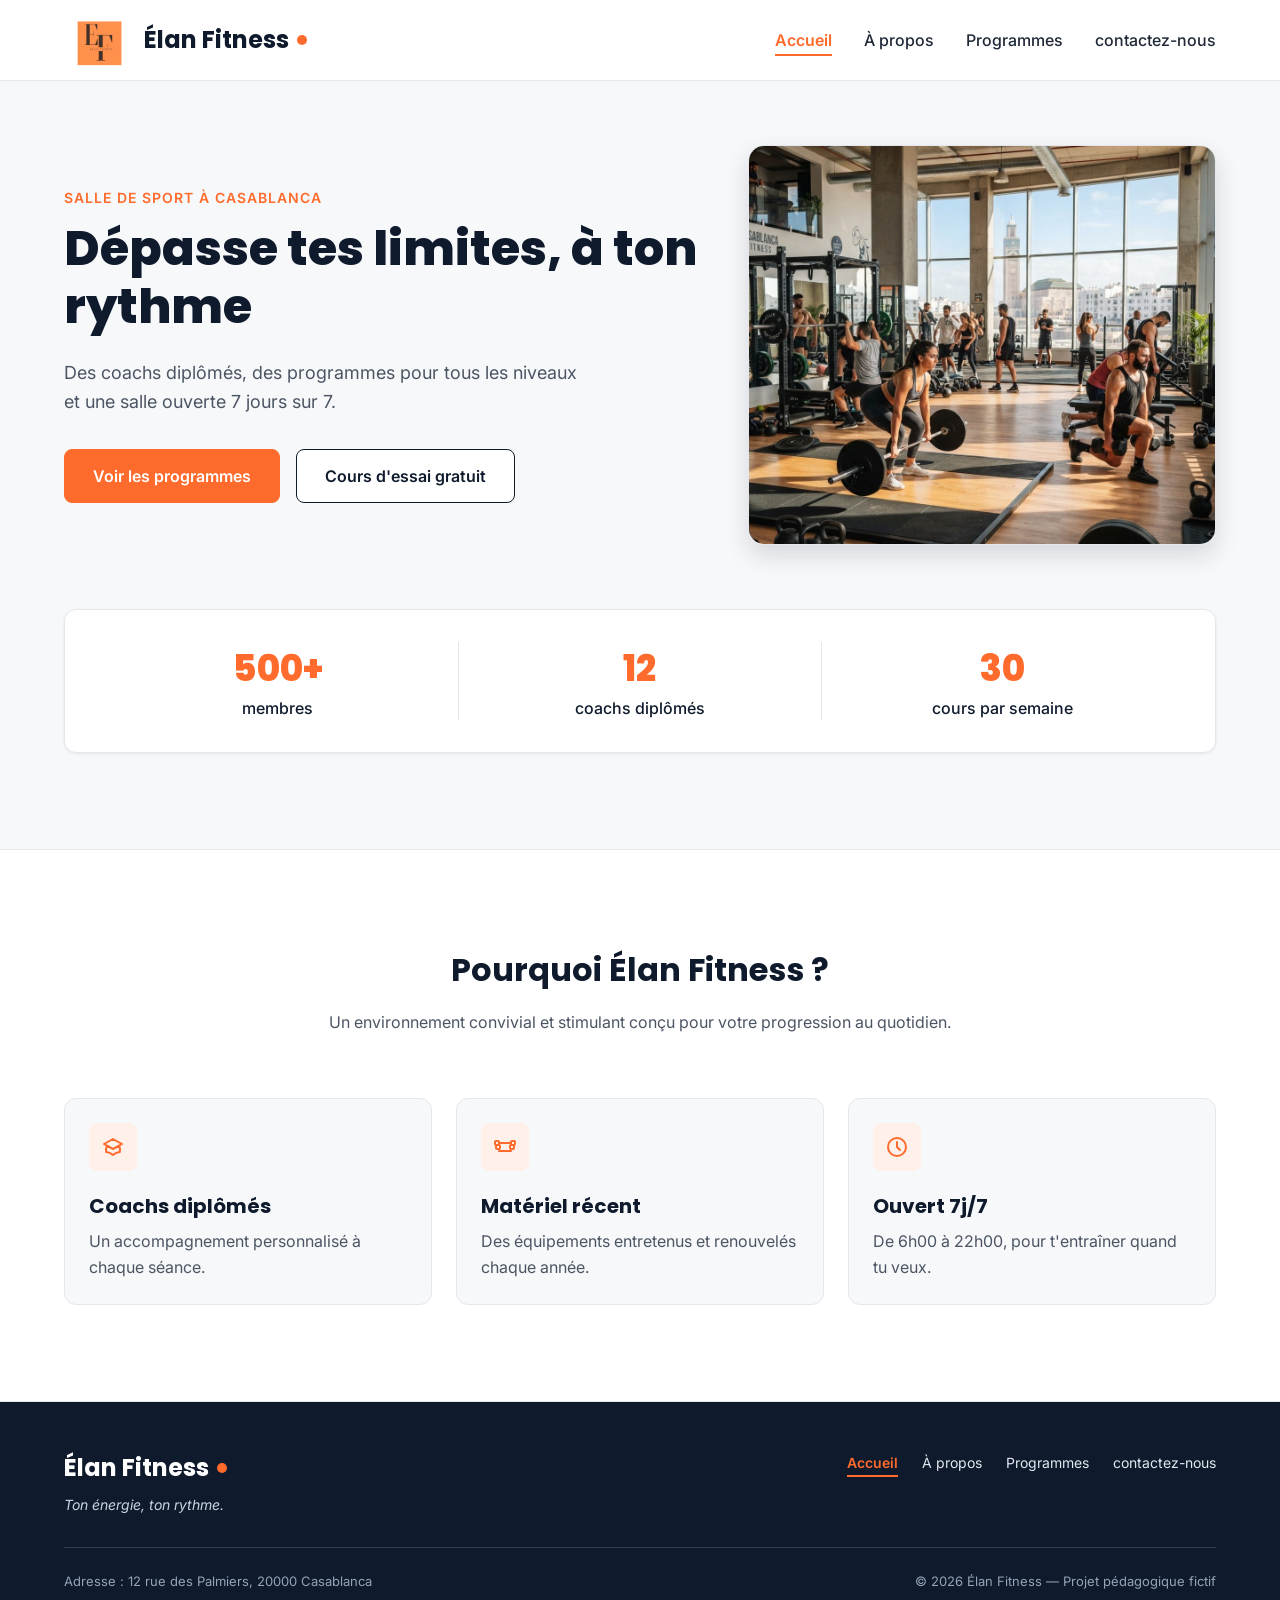
<file: index.html>
<!DOCTYPE html>
<html lang="fr">
<head>
  <meta charset="UTF-8">
  <meta name="viewport" content="width=device-width, initial-scale=1">
  <meta name="description" content="Élan Fitness, salle de sport à Casablanca : musculation, yoga, cardio et boxe fitness avec des coachs diplômés. Réservez votre cours d'essai gratuit.">
  <title>Élan Fitness | Salle de sport à Casablanca</title>
  <link rel="icon" type="image/png" href="./img/Black White Minimalist Professional Initial Logo (1).png" />
  <link rel="preconnect" href="https://fonts.googleapis.com">
  <link rel="preconnect" href="https://fonts.gstatic.com" crossorigin>
  <link href="https://fonts.googleapis.com/css2?family=Inter:wght@400;500;600&family=Poppins:wght@600;700;800&display=swap" rel="stylesheet">

  <link rel="stylesheet" href="./style.css">
</head>
<body>

  <header class="en-tete">
    <div class="conteneur en-tete-contenu">
      <a href="index.html" class="logo"><img src="./img/Black White Minimalist Professional Initial Logo (1).png" width="80px" height="80px">Élan Fitness</a>

      <nav aria-label="Navigation principale">
        <ul class="menu">
          <li><a href="./index.html" class="lien-actif">Accueil</a></li>
          <li><a href="./A_propos.html">À propos</a></li>
          <li><a href="./Programmes.html">Programmes</a></li>
          <li><a href="./contactez-nous.html">contactez-nous</a></li>
        </ul>
      </nav>
    </div>
  </header>

  <main>

    <section id="accueil" class="hero">
      <div class="conteneur">

        <div class="hero-contenu">
          <div class="hero-texte">
            <p class="sur-titre">Salle de sport à Casablanca</p>
            <h1>Dépasse tes limites, à ton rythme</h1>
            <p class="hero-description">
              Des coachs diplômés, des programmes pour tous les niveaux et une salle ouverte 7 jours sur 7.
            </p>
            <div class="boutons">
              <a href="#programmes" class="bouton bouton-principal">Voir les programmes</a>
              <a href="#contact" class="bouton bouton-secondaire">Cours d'essai gratuit</a>
            </div>
          </div>

          <img class="hero-image" src="img/hero.jpg" alt="Des personnes s'entraînent dans une salle de sport lumineuse à Casablanca">
        </div>

        <div class="chiffres">
          <div class="chiffre">
            <p class="chiffre-nombre">500+</p>
            <p>membres</p>
          </div>
          <div class="chiffre">
            <p class="chiffre-nombre">12</p>
            <p>coachs diplômés</p>
          </div>
          <div class="chiffre">
            <p class="chiffre-nombre">30</p>
            <p>cours par semaine</p>
          </div>
        </div>

      </div>
    </section>

    <section class="section section-blanche">
      <div class="conteneur">

        <div class="section-titre">
          <h2>Pourquoi Élan Fitness ?</h2>
          <p>Un environnement convivial et stimulant conçu pour votre progression au quotidien.</p>
        </div>

        <div class="cartes">
          <article class="carte carte-avantage">
            <div class="icone"><img src="img/icone-coach.svg" alt=""></div>
            <h3>Coachs diplômés</h3>
            <p>Un accompagnement personnalisé à chaque séance.</p>
          </article>

          <article class="carte carte-avantage">
            <div class="icone"><img src="img/icone-materiel.svg" alt=""></div>
            <h3>Matériel récent</h3>
            <p>Des équipements entretenus et renouvelés chaque année.</p>
          </article>

          <article class="carte carte-avantage">
            <div class="icone"><img src="img/icone-horloge.svg" alt=""></div>
            <h3>Ouvert 7j/7</h3>
            <p>De 6h00 à 22h00, pour t'entraîner quand tu veux.</p>
          </article>
        </div>

      </div>
    </section>
     <footer class="pied-de-page">
    <div class="conteneur">

      <div class="pied-haut">
        <div>
          <p class="logo logo-clair">Élan Fitness</p>
          <p class="slogan">Ton énergie, ton rythme.</p>
        </div>

        <nav aria-label="Navigation du pied de page">
          <ul class="menu menu-pied">
            <li><a href="./index.html"class="lien-actif">Accueil</a></li>
            <li><a href="./A_propos.html">À propos</a></li>
            <li><a href="./Programmes.html">Programmes</a></li>
            <li><a href="./contactez-nous.html">contactez-nous</a></li>
          </ul>
        </nav>
      </div>

      <div class="pied-bas">
        <p>Adresse : 12 rue des Palmiers, 20000 Casablanca</p>
        <p>&copy; 2026 Élan Fitness — Projet pédagogique fictif</p>
      </div>

    </div>
  </footer>

</body>
</html>
</file>
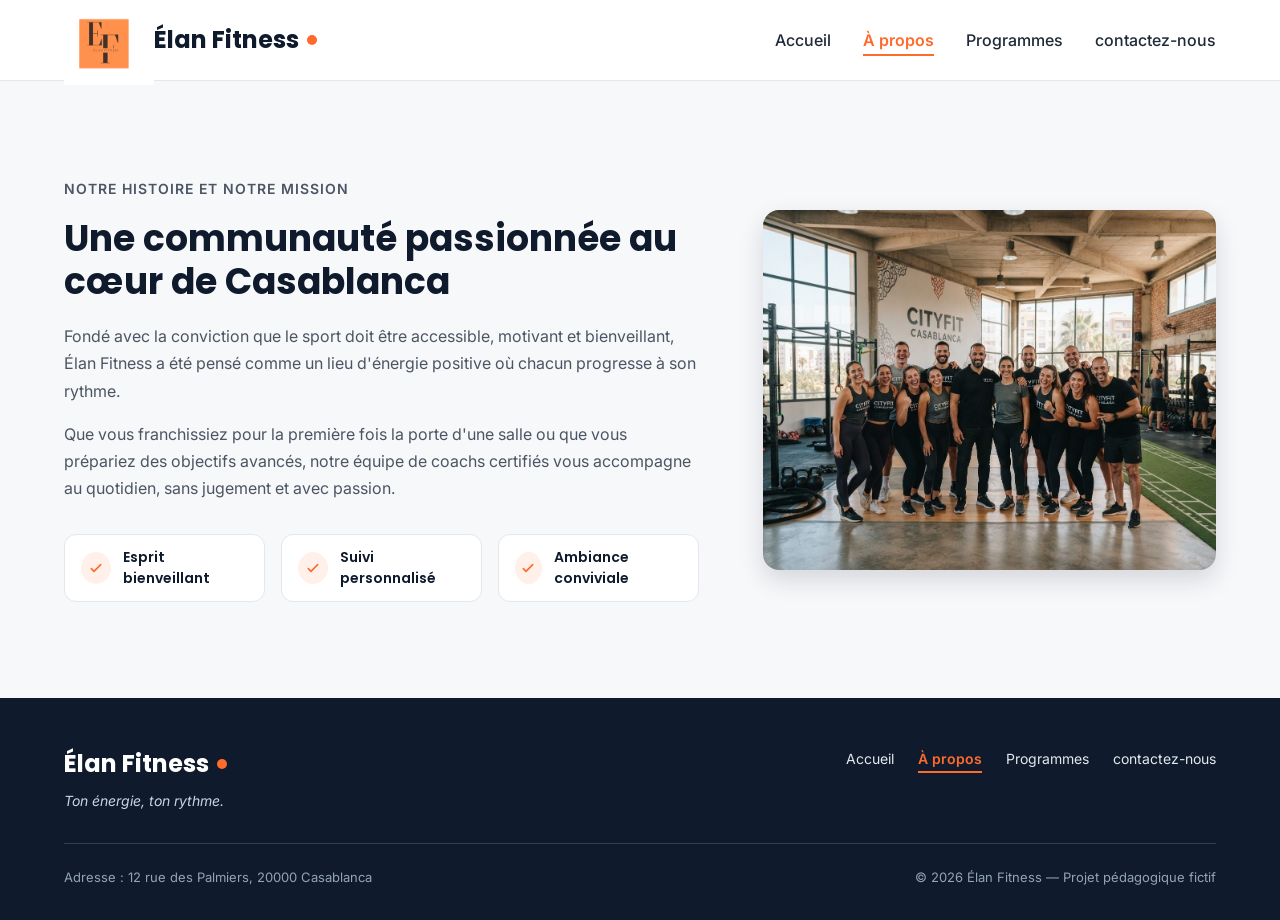
<file: A_propos.html>
<!DOCTYPE html>
<html lang="fr">
 <head>
  <meta charset="UTF-8">
  <meta name="viewport" content="width=device-width, initial-scale=1">
  <meta name="description" content="Élan Fitness, salle de sport à Casablanca : musculation, yoga, cardio et boxe fitness avec des coachs diplômés. Réservez votre cours d'essai gratuit.">
  <title>Élan Fitness | Salle de sport à Casablanca</title>
   <link rel="icon" type="image/png" href="./img/Black White Minimalist Professional Initial Logo (1).png" />
  <link rel="preconnect" href="https://fonts.googleapis.com">
  <link rel="preconnect" href="https://fonts.gstatic.com" crossorigin>
  <link href="https://fonts.googleapis.com/css2?family=Inter:wght@400;500;600&family=Poppins:wght@600;700;800&display=swap" rel="stylesheet">

  <link rel="stylesheet" href="./style.css">
 </head>
 <body>

  <header class="en-tete">
    <div class="conteneur en-tete-contenu">
      <a href="i" class="logo"><img src="./img/Black White Minimalist Professional Initial Logo (1).png" width="90px" height="90px">Élan Fitness</a>

      <nav aria-label="Navigation principale">
        <ul class="menu">
          <li><a href="./index.html" >Accueil</a></li>
          <li><a href="./A_propos.html" class="lien-actif">À propos</a></li>
          <li><a href="./Programmes.html">Programmes</a></li>
          <li><a href="./contactez-nous.html">contactez-nous</a></li>
        </ul>
      </nav>
    </div>
  </header>
  <section id="a-propos" class="section">
      <div class="conteneur apropos-contenu">

        <div class="apropos-texte">
          <p class="sur-titre">Notre histoire et notre mission</p>
          <h2>Une communauté passionnée au cœur de Casablanca</h2>
          <p>
            Fondé avec la conviction que le sport doit être accessible, motivant et bienveillant,
            Élan Fitness a été pensé comme un lieu d'énergie positive où chacun progresse à son rythme.
          </p>
          <p>
            Que vous franchissiez pour la première fois la porte d'une salle ou que vous prépariez des
            objectifs avancés, notre équipe de coachs certifiés vous accompagne au quotidien, sans
            jugement et avec passion.
          </p>

          <ul class="valeurs">
            <li class="valeur">
              <div class="icone icone-petite"><img src="img/icone-check.svg" alt=""></div>
              <span>Esprit bienveillant</span>
            </li>
            <li class="valeur">
              <div class="icone icone-petite"><img src="img/icone-check.svg" alt=""></div>
              <span>Suivi personnalisé</span>
            </li>
            <li class="valeur">
              <div class="icone icone-petite"><img src="img/icone-check.svg" alt=""></div>
              <span>Ambiance conviviale</span>
            </li>
          </ul>
        </div>

        <img class="apropos-image" src="img/equipe.jpg" alt="L'équipe de coachs d'Élan Fitness réunie dans la salle">

      </div>
    </section>
     <footer class="pied-de-page">
    <div class="conteneur">

      <div class="pied-haut">
        <div>
          <p class="logo logo-clair">Élan Fitness</p>
          <p class="slogan">Ton énergie, ton rythme.</p>
        </div>

        <nav aria-label="Navigation du pied de page">
          <ul class="menu menu-pied">
            <li><a href="./index.html">Accueil</a></li>
            <li><a href="./A_propos.html" class="lien-actif">À propos</a></li>
            <li><a href="./Programmes.html">Programmes</a></li>
            <li><a href="./contactez-nous.html">contactez-nous</a></li>
          </ul>
        </nav>
      </div>

      <div class="pied-bas">
        <p>Adresse : 12 rue des Palmiers, 20000 Casablanca</p>
        <p>&copy; 2026 Élan Fitness — Projet pédagogique fictif</p>
      </div>

    </div>
  </footer>

</body>
</html>
</file>
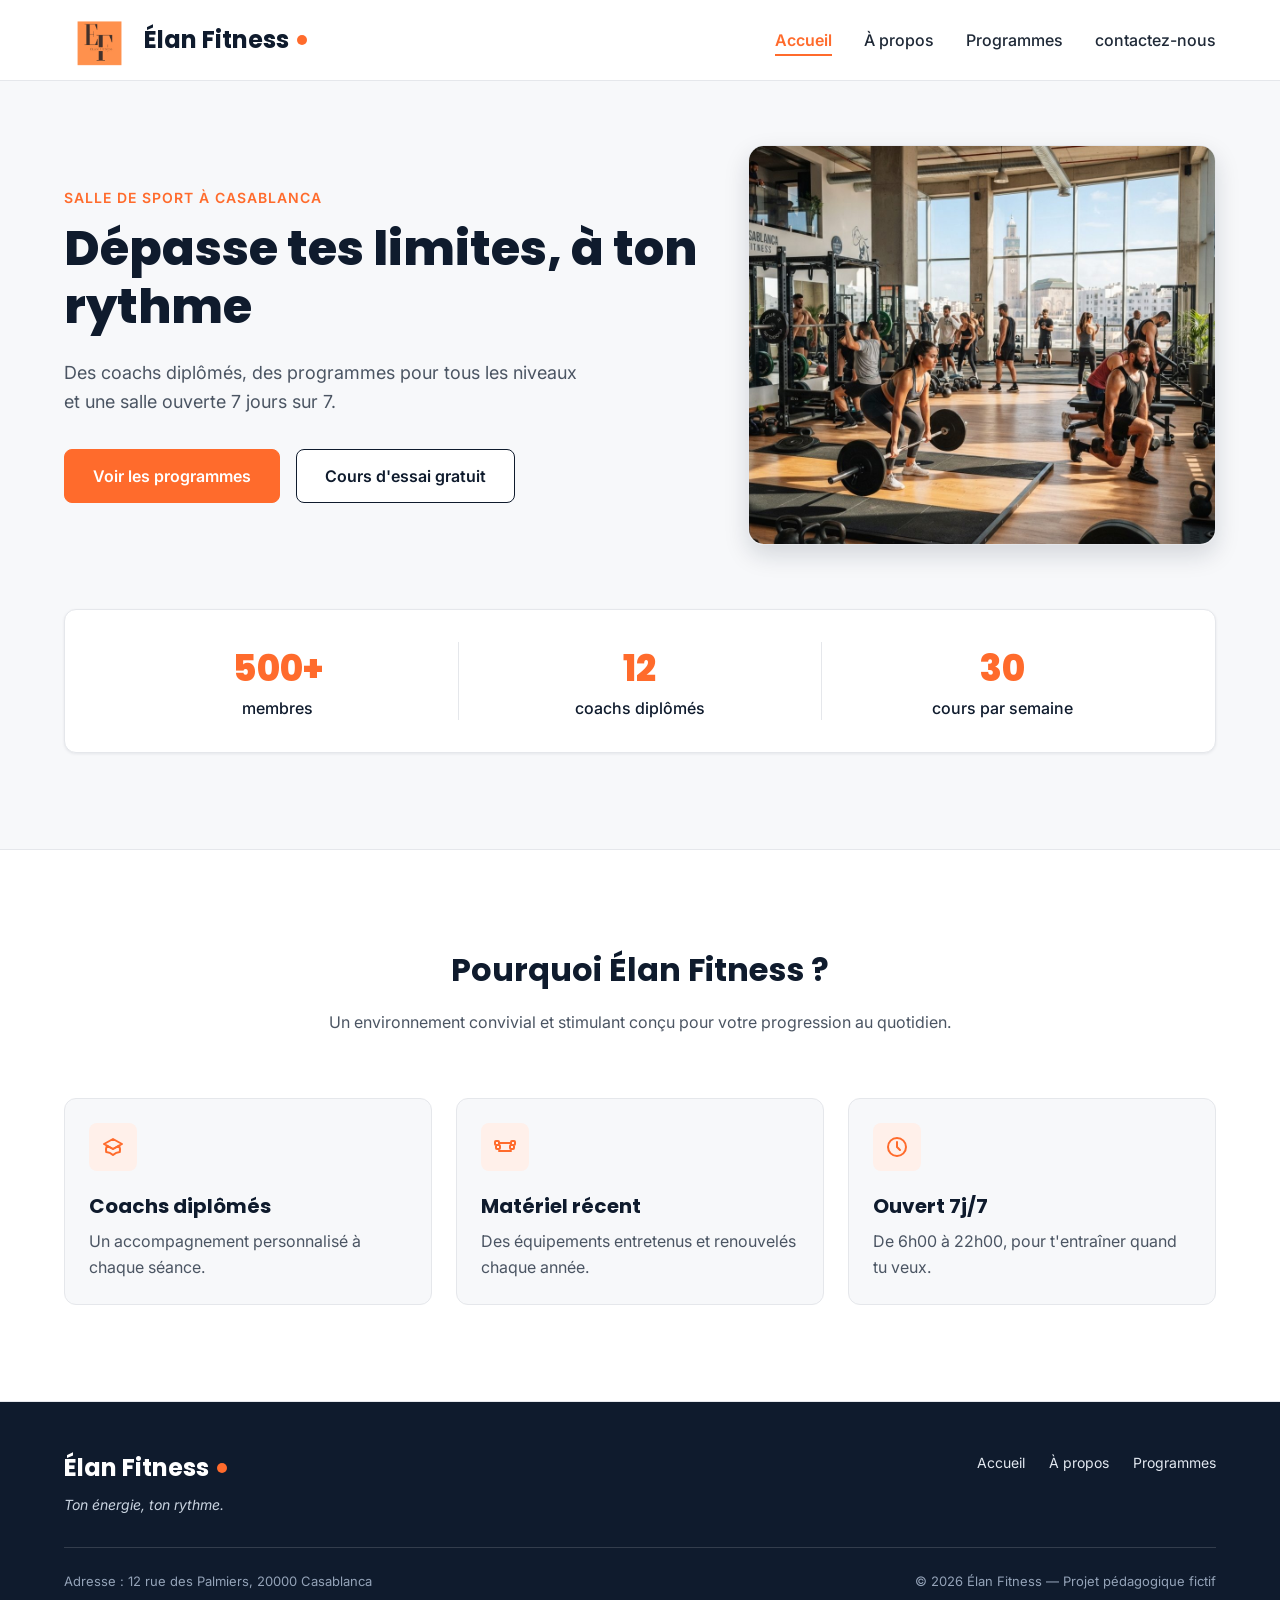
<file: Accueil.html>
<!DOCTYPE html>
<html lang="fr">
<head>
  <meta charset="UTF-8">
  <meta name="viewport" content="width=device-width, initial-scale=1">
  <meta name="description" content="Élan Fitness, salle de sport à Casablanca : musculation, yoga, cardio et boxe fitness avec des coachs diplômés. Réservez votre cours d'essai gratuit.">
  <title>Élan Fitness | Salle de sport à Casablanca</title>
  <link rel="icon" type="image/png" href="./img/Black White Minimalist Professional Initial Logo (1).png" />
  <link rel="preconnect" href="https://fonts.googleapis.com">
  <link rel="preconnect" href="https://fonts.gstatic.com" crossorigin>
  <link href="https://fonts.googleapis.com/css2?family=Inter:wght@400;500;600&family=Poppins:wght@600;700;800&display=swap" rel="stylesheet">

  <link rel="stylesheet" href="./style.css">
</head>
<body>

  <header class="en-tete">
    <div class="conteneur en-tete-contenu">
      <a href="#accueil" class="logo"><img src="./img/Black White Minimalist Professional Initial Logo (1).png" width="80px" height="80px">Élan Fitness</a>

      <nav aria-label="Navigation principale">
        <ul class="menu">
          <li><a href="#accueil" class="lien-actif">Accueil</a></li>
          <li><a href="./A_propos.html">À propos</a></li>
          <li><a href="./Programmes.html">Programmes</a></li>
          <li><a href="./contactez-nous.html">contactez-nous</a></li>
        </ul>
      </nav>
    </div>
  </header>

  <main>

    <section id="accueil" class="hero">
      <div class="conteneur">

        <div class="hero-contenu">
          <div class="hero-texte">
            <p class="sur-titre">Salle de sport à Casablanca</p>
            <h1>Dépasse tes limites, à ton rythme</h1>
            <p class="hero-description">
              Des coachs diplômés, des programmes pour tous les niveaux et une salle ouverte 7 jours sur 7.
            </p>
            <div class="boutons">
              <a href="#programmes" class="bouton bouton-principal">Voir les programmes</a>
              <a href="#contact" class="bouton bouton-secondaire">Cours d'essai gratuit</a>
            </div>
          </div>

          <img class="hero-image" src="img/hero.jpg" alt="Des personnes s'entraînent dans une salle de sport lumineuse à Casablanca">
        </div>

        <div class="chiffres">
          <div class="chiffre">
            <p class="chiffre-nombre">500+</p>
            <p>membres</p>
          </div>
          <div class="chiffre">
            <p class="chiffre-nombre">12</p>
            <p>coachs diplômés</p>
          </div>
          <div class="chiffre">
            <p class="chiffre-nombre">30</p>
            <p>cours par semaine</p>
          </div>
        </div>

      </div>
    </section>

    <section class="section section-blanche">
      <div class="conteneur">

        <div class="section-titre">
          <h2>Pourquoi Élan Fitness ?</h2>
          <p>Un environnement convivial et stimulant conçu pour votre progression au quotidien.</p>
        </div>

        <div class="cartes">
          <article class="carte carte-avantage">
            <div class="icone"><img src="img/icone-coach.svg" alt=""></div>
            <h3>Coachs diplômés</h3>
            <p>Un accompagnement personnalisé à chaque séance.</p>
          </article>

          <article class="carte carte-avantage">
            <div class="icone"><img src="img/icone-materiel.svg" alt=""></div>
            <h3>Matériel récent</h3>
            <p>Des équipements entretenus et renouvelés chaque année.</p>
          </article>

          <article class="carte carte-avantage">
            <div class="icone"><img src="img/icone-horloge.svg" alt=""></div>
            <h3>Ouvert 7j/7</h3>
            <p>De 6h00 à 22h00, pour t'entraîner quand tu veux.</p>
          </article>
        </div>

      </div>
    </section>
     <footer class="pied-de-page">
    <div class="conteneur">

      <div class="pied-haut">
        <div>
          <p class="logo logo-clair">Élan Fitness</p>
          <p class="slogan">Ton énergie, ton rythme.</p>
        </div>

        <nav aria-label="Navigation du pied de page">
          <ul class="menu menu-pied">
            <li><a href="#accueil">Accueil</a></li>
            <li><a href="#a-propos">À propos</a></li>
            <li><a href="#programmes">Programmes</a></li>
          </ul>
        </nav>
      </div>

      <div class="pied-bas">
        <p>Adresse : 12 rue des Palmiers, 20000 Casablanca</p>
        <p>&copy; 2026 Élan Fitness — Projet pédagogique fictif</p>
      </div>

    </div>
  </footer>

</body>
</html>
</file>
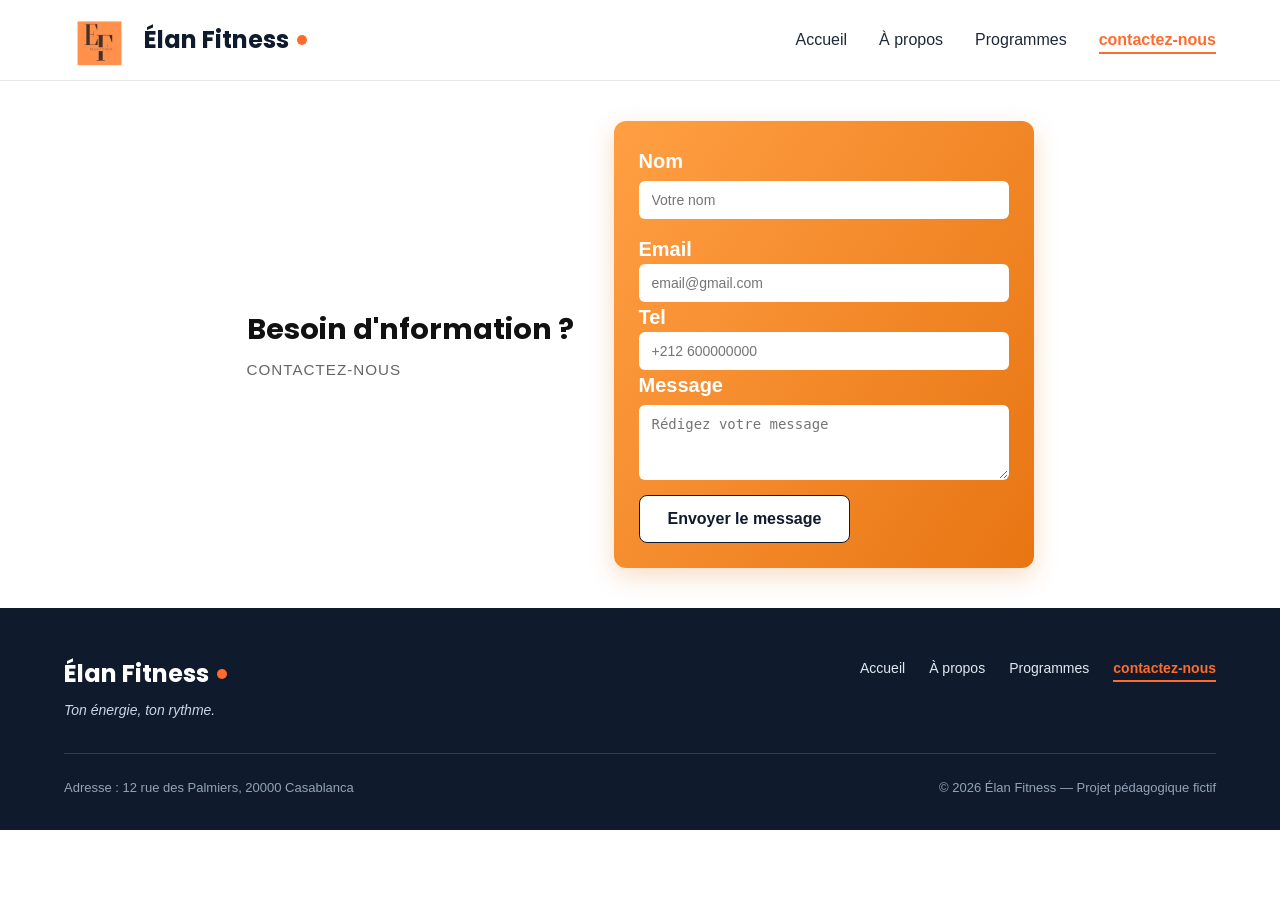
<file: contactez-nous.html>
<!DOCTYPE html>
<html lang="fr">
  <head>
  <meta charset="UTF-8">
  <meta name="viewport" content="width=device-width, initial-scale=1">
  <meta name="description" content="Élan Fitness, salle de sport à Casablanca : musculation, yoga, cardio et boxe fitness avec des coachs diplômés. Réservez votre cours d'essai gratuit.">
  <title>Élan Fitness | Salle de sport à Casablanca</title>
  <link rel="icon" type="image/png" href="./img/Black White Minimalist Professional Initial Logo (1).png" />
  <link rel="preconnect" href="https://fonts.googleapis.com">
  <link rel="preconnect" href="https://fonts.gstatic.com" crossorigin>
  <link href="https://fonts.googleapis.com/css2?family=Inter:wght@400;500;600&family=Poppins:wght@600;700;800&display=swap" rel="stylesheet">
  <link rel="stylesheet" href="./style.css">
  <link rel="stylesheet" href="./contact.css">
  </head>
  <body>

  <header class="en-tete">
    <div class="conteneur en-tete-contenu">
      <a href="index.html" class="logo"><img src="./img/Black White Minimalist Professional Initial Logo (1).png" width="80px" height="80px">Élan Fitness</a>

      <nav aria-label="Navigation principale">
        <ul class="menu">
          <li><a href="./index.html">Accueil</a></li>
          <li><a href="./A_propos.html">À propos</a></li>
          <li><a href="./Programmes.html">Programmes</a></li>
           <li><a href="./contactez-nous.html" class="lien-actif">contactez-nous</a></li>
        </ul>
      </nav>
    </div>
  </header>
  <main>
    <section class="contact">
        <div class="contact-text">
            <h1>Besoin d'nformation ?</h1>
            <p>contactez-nous</p>
        </div>
        <form class="contact-form">
      <div class="form-group">
        <label for="nom">Nom</label>
        <input type="text" id="nom" placeholder="Votre nom" required>
      </div>
        <div>
            <label for="email">Email</label>
            <input type ="email" id = "email" placeholder="email@gmail.com">
        </div>
        <div>
            <label for="tel">Tel</label>
            <input type ="tel" id = "tel" placeholder="+212 600000000">
        </div>
        <div class = "form-group">
            <label for = "message">Message</label>
            <textarea id ="message" placeholder="Rédigez votre message"></textarea>
        </div>
         <button class="bouton bouton-secondaire" type="sumbit"> Envoyer le message</button>
    </section>
  </main>
  <footer class="pied-de-page">
    <div class="conteneur">

      <div class="pied-haut">
        <div>
          <p class="logo logo-clair">Élan Fitness</p>
          <p class="slogan">Ton énergie, ton rythme.</p>
        </div>

        <nav aria-label="Navigation du pied de page">
          <ul class="menu menu-pied">
            <li><a href="./index.html">Accueil</a></li>
            <li><a href="./A_propos.html">À propos</a></li>
            <li><a href="./Programmes.html">Programmes</a></li>
            <li><a href="./contactez-nous.html" class="lien-actif">contactez-nous</a></li>
          </ul>
        </nav>
      </div>

      <div class="pied-bas">
        <p>Adresse : 12 rue des Palmiers, 20000 Casablanca</p>
        <p>&copy; 2026 Élan Fitness — Projet pédagogique fictif</p>
      </div>

    </div>
  </footer>
  </body>
</html>
</file>
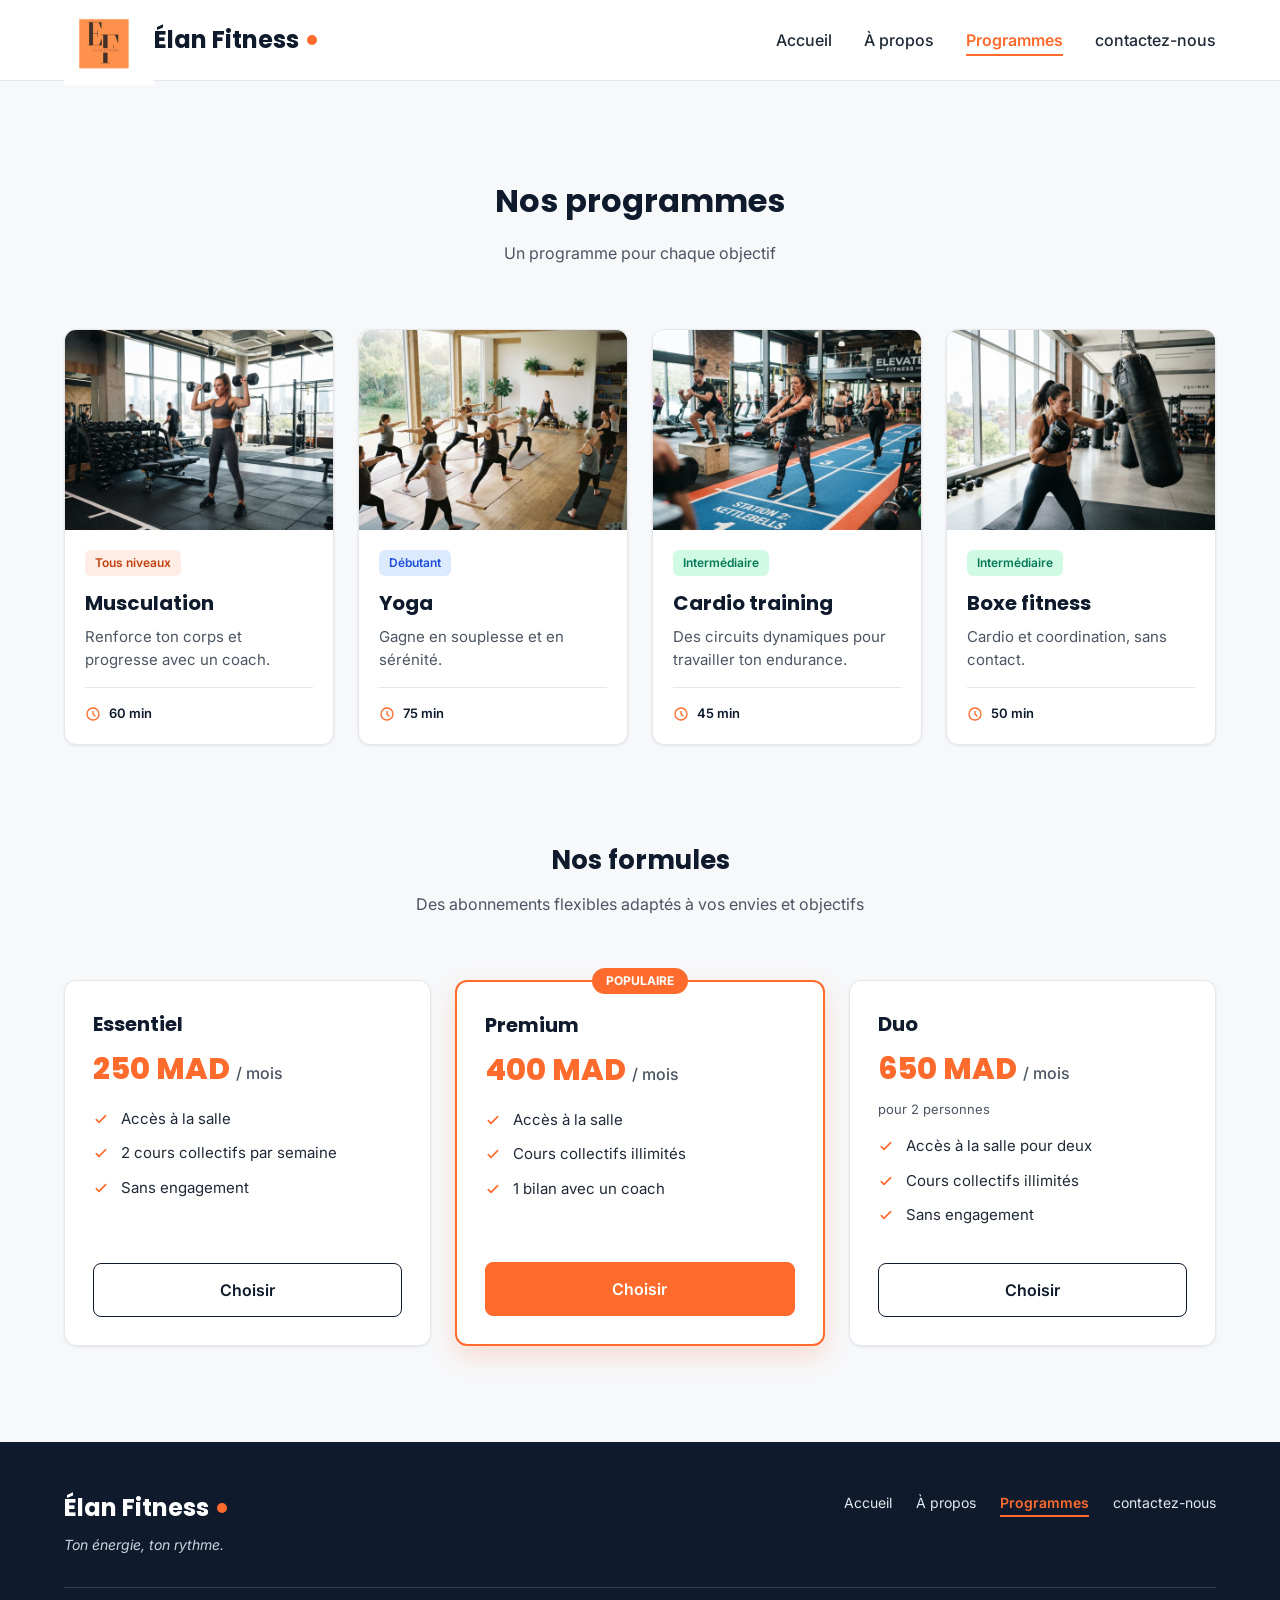
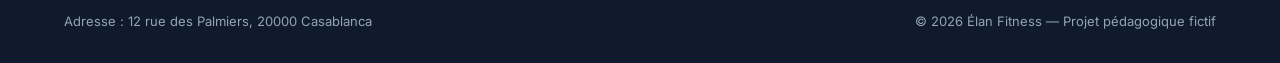
<file: Programmes.html>
<!DOCTYPE html>
<html lang="fr">
<head>
  <meta charset="UTF-8">
  <meta name="viewport" content="width=device-width, initial-scale=1">
  <meta name="description" content="Élan Fitness, salle de sport à Casablanca : musculation, yoga, cardio et boxe fitness avec des coachs diplômés. Réservez votre cours d'essai gratuit.">
  <title>Élan Fitness | Salle de sport à Casablanca</title>
  <link rel="icon" type="image/png" href="./img/Black White Minimalist Professional Initial Logo (1).png" />
  <link rel="preconnect" href="https://fonts.googleapis.com">
  <link rel="preconnect" href="https://fonts.gstatic.com" crossorigin>
  <link href="https://fonts.googleapis.com/css2?family=Inter:wght@400;500;600&family=Poppins:wght@600;700;800&display=swap" rel="stylesheet">

  <link rel="stylesheet" href="./style.css">
</head>
<body>

  <header class="en-tete">
    <div class="conteneur en-tete-contenu">
      <a href="index.html" class="logo"><img src="./img/Black White Minimalist Professional Initial Logo (1).png" width="90px" height="90px">Élan Fitness</a>

      <nav aria-label="Navigation principale">
        <ul class="menu">
          <li><a href="index.html" >Accueil</a></li>
          <li><a href="./A_propos.html">À propos</a></li>
          <li><a href="./Programmes.html" class="lien-actif">Programmes</a></li>
          <li><a href="./contactez-nous.html">contactez-nous</a></li>
        </ul>
      </nav>
    </div>
  </header>
   <section id="programmes" class="section">
      <div class="conteneur">

        <div class="section-titre">
          <h2>Nos programmes</h2>
          <p>Un programme pour chaque objectif</p>
        </div>

        <div class="cartes">

          <article class="carte carte-programme">
            <img src="img/musculation.jpg" alt="Une sportive soulève des haltères dans l'espace musculation">
            <div class="programme-corps">
              <span class="etiquette etiquette-orange">Tous niveaux</span>
              <h3>Musculation</h3>
              <p>Renforce ton corps et progresse avec un coach.</p>
              <p class="duree"><img src="img/icone-duree.svg" alt="">60 min</p>
            </div>
          </article>

          <article class="carte carte-programme">
            <img src="img/yoga.jpg" alt="Un groupe pratique le yoga sur des tapis dans une salle lumineuse">
            <div class="programme-corps">
              <span class="etiquette etiquette-bleue">Débutant</span>
              <h3>Yoga</h3>
              <p>Gagne en souplesse et en sérénité.</p>
              <p class="duree"><img src="img/icone-duree.svg" alt="">75 min</p>
            </div>
          </article>

          <article class="carte carte-programme">
            <img src="img/cardio.jpg" alt="Des sportifs suivent un circuit de cardio training avec des kettlebells">
            <div class="programme-corps">
              <span class="etiquette etiquette-verte">Intermédiaire</span>
              <h3>Cardio training</h3>
              <p>Des circuits dynamiques pour travailler ton endurance.</p>
              <p class="duree"><img src="img/icone-duree.svg" alt="">45 min</p>
            </div>
          </article>

          <article class="carte carte-programme">
            <img src="img/boxe.jpg" alt="Une sportive frappe un sac de frappe pendant un cours de boxe fitness">
            <div class="programme-corps">
              <span class="etiquette etiquette-verte">Intermédiaire</span>
              <h3>Boxe fitness</h3>
              <p>Cardio et coordination, sans contact.</p>
              <p class="duree"><img src="img/icone-duree.svg" alt="">50 min</p>
            </div>
          </article>

        </div>

        <div class="formules">

          <div class="section-titre">
            <h3>Nos formules</h3>
            <p>Des abonnements flexibles adaptés à vos envies et objectifs</p>
          </div>

          <div class="cartes">

            <article class="carte formule">
              <h4>Essentiel</h4>
              <p class="prix">250 MAD <span>/ mois</span></p>
              <ul class="formule-liste">
                <li>Accès à la salle</li>
                <li>2 cours collectifs par semaine</li>
                <li>Sans engagement</li>
              </ul>
              <a href="#contact" class="bouton bouton-secondaire">Choisir</a>
            </article>

            <article class="carte formule formule-populaire">
              <p class="badge-populaire">Populaire</p>
              <h4>Premium</h4>
              <p class="prix">400 MAD <span>/ mois</span></p>
              <ul class="formule-liste">
                <li>Accès à la salle</li>
                <li>Cours collectifs illimités</li>
                <li>1 bilan avec un coach</li>
              </ul>
              <a href="#contact" class="bouton bouton-principal">Choisir</a>
            </article>

            <article class="carte formule">
              <h4>Duo</h4>
              <p class="prix">650 MAD <span>/ mois</span></p>
              <p class="prix-note">pour 2 personnes</p>
              <ul class="formule-liste">
                <li>Accès à la salle pour deux</li>
                <li>Cours collectifs illimités</li>
                <li>Sans engagement</li>
              </ul>
              <a href="#contact" class="bouton bouton-secondaire">Choisir</a>
            </article>

          </div>
        </div>

      </div>
    </section>
<footer class="pied-de-page">
    <div class="conteneur">

      <div class="pied-haut">
        <div>
          <p class="logo logo-clair">Élan Fitness</p>
          <p class="slogan">Ton énergie, ton rythme.</p>
        </div>

        <nav aria-label="Navigation du pied de page">
          <ul class="menu menu-pied">
            <li><a href="./index.html">Accueil</a></li>
            <li><a href="./A_propos.html">À propos</a></li>
            <li><a href="./Programmes.html"class="lien-actif">Programmes</a></li>
            <li><a href="./contactez-nous.html">contactez-nous</a></li>
          </ul>
        </nav>
      </div>

      <div class="pied-bas">
        <p>Adresse : 12 rue des Palmiers, 20000 Casablanca</p>
        <p>&copy; 2026 Élan Fitness — Projet pédagogique fictif</p>
      </div>

    </div>
  </footer>

</body>
</html>
</file>
<file: style.css>
* {
  box-sizing: border-box;
  margin: 0;
  padding: 0;
}

html {
  scroll-behavior: smooth;
}

body {
  font-family: 'Inter', Arial, sans-serif;
  font-size: 16px;
  line-height: 1.5;
  color: #1F2937;
  background-color: #F7F8FA;
}

h1, h2, h3, h4 {
  font-family: 'Poppins', Arial, sans-serif;
  color: #0F1B2D;
}

a {
  color: inherit;
  text-decoration: none;
}

ul {
  list-style: none;
}

img {
  display: block;
  max-width: 100%;
}

a:focus-visible,
button:focus-visible {
  outline: 3px solid #FF6B2C;
  outline-offset: 2px;
}

.conteneur {
  width: 100%;
  max-width: 1200px;
  margin: 0 auto;
  padding: 0 24px;
}

.section {
  padding: 96px 0;
}

.section-blanche {
  background-color: #FFFFFF;
  border-top: 1px solid #E5E7EB;
  border-bottom: 1px solid #E5E7EB;
}

.section-titre {
  max-width: 640px;
  margin: 0 auto 64px;
  text-align: center;
}

.section-titre h2 {
  font-size: 32px;
  margin-bottom: 16px;
}

.section-titre h3 {
  font-size: 26px;
  margin-bottom: 12px;
}

.section-titre p {
  color: #4B5563;
}

.sur-titre {
  font-size: 14px;
  font-weight: 600;
  color: #FF6B2C;
  text-transform: uppercase;
  letter-spacing: 1px;
  margin-bottom: 12px;
}

.bouton {
  display: inline-block;
  padding: 14px 28px;
  border-radius: 8px;
  font-size: 16px;
  font-weight: 600;
  text-align: center;
  cursor: pointer;
}

.bouton-principal {
  background-color: #FF6B2C;
  border: 1px solid #FF6B2C;
  color: #FFFFFF;
}

.bouton-principal:hover {
  background-color: #F05817;
}

.bouton-secondaire {
  background-color: #FFFFFF;
  border: 1px solid #0F1B2D;
  color: #0F1B2D;
}

.bouton-secondaire:hover {
  background-color: #F3F4F6;
}

.cartes {
  display: flex;
  gap: 24px;
}

.carte {
  flex: 1;
  background-color: #FFFFFF;
  border: 1px solid #E5E7EB;
  border-radius: 12px;
  box-shadow: 0 1px 3px rgba(15, 27, 45, 0.08);
}

.icone {
  width: 48px;
  height: 48px;
  background-color: #FFF0EA;
  border-radius: 8px;
  display: flex;
  align-items: center;
  justify-content: center;
}

.icone img {
  width: 24px;
  height: 24px;
}

.icone-petite {
  width: 32px;
  height: 32px;
  border-radius: 50%;
}

.icone-petite img {
  width: 16px;
  height: 16px;
}

.en-tete {
  position: sticky;
  top: 0;
  z-index: 10;
  background-color: #FFFFFF;
  border-bottom: 1px solid #E5E7EB;
}

.en-tete-contenu {
  height: 80px;
  display: flex;
  align-items: center;
  justify-content: space-between;
}

.logo {
  display: flex;
  align-items: center;
  font-family: 'Poppins', Arial, sans-serif;
  font-size: 24px;
  font-weight: 700;
  color: #0F1B2D;
}

.logo::after {
  content: "";
  width: 10px;
  height: 10px;
  margin-left: 8px;
  background-color: #FF6B2C;
  border-radius: 50%;
}

.menu {
  display: flex;
  gap: 32px;
}

.menu a {
  font-weight: 500;
  padding-bottom: 4px;
  border-bottom: 2px solid transparent;
}

.menu a:hover {
  color: #FF6B2C;
}

.menu .lien-actif {
  color: #FF6B2C;
  font-weight: 600;
  border-bottom-color: #FF6B2C;
}

.hero {
  padding: 64px 0 96px;
}

.hero-contenu {
  display: flex;
  align-items: center;
  gap: 32px;
}

.hero-texte {
  flex: 7;
}

.hero-texte h1 {
  font-size: 48px;
  font-weight: 800;
  line-height: 1.2;
  margin-bottom: 24px;
}

.hero-description {
  max-width: 520px;
  font-size: 18px;
  line-height: 1.6;
  color: #4B5563;
  margin-bottom: 32px;
}

.boutons {
  display: flex;
  flex-wrap: wrap;
  gap: 16px;
}

.hero-image {
  flex: 5;
  min-width: 0;
  height: 400px;
  object-fit: cover;
  border-radius: 16px;
  border: 1px solid #E5E7EB;
  box-shadow: 0 10px 25px rgba(15, 27, 45, 0.15);
}

.chiffres {
  display: flex;
  margin-top: 64px;
  padding: 32px;
  background-color: #FFFFFF;
  border: 1px solid #E5E7EB;
  border-radius: 12px;
  box-shadow: 0 1px 3px rgba(15, 27, 45, 0.08);
}

.chiffre {
  flex: 1;
  text-align: center;
  font-weight: 500;
  color: #0F1B2D;
}

.chiffre + .chiffre {
  border-left: 1px solid #E5E7EB;
}

.chiffre-nombre {
  font-family: 'Poppins', Arial, sans-serif;
  font-size: 36px;
  font-weight: 800;
  color: #FF6B2C;
}

.carte-avantage {
  padding: 24px;
  background-color: #F7F8FA;
  box-shadow: none;
}

.carte-avantage .icone {
  margin-bottom: 20px;
}

.carte-avantage h3 {
  font-size: 20px;
  margin-bottom: 8px;
}

.carte-avantage p {
  color: #4B5563;
  line-height: 1.6;
}

.apropos-contenu {
  display: flex;
  align-items: center;
  gap: 64px;
}

.apropos-texte {
  flex: 7;
}

.apropos-texte h2 {
  font-size: 36px;
  line-height: 1.2;
  margin-bottom: 20px;
}

.apropos-texte p {
  color: #4B5563;
  line-height: 1.7;
  margin-bottom: 16px;
}

.valeurs {
  display: flex;
  gap: 16px;
  margin-top: 32px;
}

.valeur {
  flex: 1;
  display: flex;
  align-items: center;
  gap: 12px;
  padding: 12px 16px;
  background-color: #FFFFFF;
  border: 1px solid #E5E7EB;
  border-radius: 12px;
  font-family: 'Poppins', Arial, sans-serif;
  font-size: 14px;
  font-weight: 600;
  color: #0F1B2D;
}

.apropos-image {
  flex: 5;
  min-width: 0;
  height: 360px;
  object-fit: cover;
  border-radius: 16px;
  box-shadow: 0 10px 25px rgba(15, 27, 45, 0.15);
}

.carte-programme {
  display: flex;
  flex-direction: column;
  overflow: hidden;
}

.carte-programme > img {
  width: 100%;
  height: 200px;
  object-fit: cover;
}

.programme-corps {
  flex: 1;
  display: flex;
  flex-direction: column;
  padding: 20px;
}

.programme-corps h3 {
  font-size: 20px;
  margin-bottom: 8px;
}

.programme-corps p {
  font-size: 15px;
  color: #4B5563;
}

.etiquette {
  align-self: flex-start;
  padding: 4px 10px;
  margin-bottom: 12px;
  border-radius: 6px;
  font-size: 12px;
  font-weight: 600;
}

.etiquette-orange {
  background-color: #FFEDE5;
  color: #C2410C;
}

.etiquette-bleue {
  background-color: #DBEAFE;
  color: #1D4ED8;
}

.etiquette-verte {
  background-color: #D1FAE5;
  color: #047857;
}

.programme-corps .duree {
  display: flex;
  align-items: center;
  gap: 8px;
  margin-top: auto;
  padding-top: 16px;
  border-top: 1px solid #E5E7EB;
  font-size: 13px;
  font-weight: 600;
  color: #0F1B2D;
}

.programme-corps h3 + p {
  margin-bottom: 16px;
}

.duree img {
  width: 16px;
  height: 16px;
}

.formules {
  margin-top: 96px;
}

.formule {
  position: relative;
  display: flex;
  flex-direction: column;
  padding: 28px;
}

.formule h4 {
  font-size: 20px;
}

.prix {
  margin: 8px 0 16px;
  font-family: 'Poppins', Arial, sans-serif;
  font-size: 30px;
  font-weight: 800;
  color: #FF6B2C;
}

.prix span {
  font-family: 'Inter', Arial, sans-serif;
  font-size: 16px;
  font-weight: 500;
  color: #4B5563;
}

.prix-note {
  margin: -8px 0 16px;
  font-size: 13px;
  color: #4B5563;
}

.formule-liste {
  flex: 1;
  margin-bottom: 24px;
}

.formule-liste li {
  padding-left: 28px;
  margin-bottom: 12px;
  font-size: 15px;
  background-image: url('img/icone-check.svg');
  background-repeat: no-repeat;
  background-position: left center;
  background-size: 16px;
}

.formule .bouton {
  display: block;
}

.formule-populaire {
  border: 2px solid #FF6B2C;
  box-shadow: 0 10px 25px rgba(255, 107, 44, 0.2);
}

.badge-populaire {
  position: absolute;
  top: -14px;
  left: 50%;
  transform: translateX(-50%);
  padding: 4px 14px;
  background-color: #FF6B2C;
  border-radius: 999px;
  font-size: 12px;
  font-weight: 700;
  text-transform: uppercase;
  color: #FFFFFF;
}

.pied-de-page {
  padding: 48px 0 32px;
  background-color: #0F1B2D;
  color: #FFFFFF;
}

.pied-haut {
  display: flex;
  justify-content: space-between;
  align-items: flex-start;
  padding-bottom: 32px;
  border-bottom: 1px solid rgba(255, 255, 255, 0.15);
}

.logo-clair {
  color: #FFFFFF;
}

.slogan {
  margin-top: 8px;
  font-size: 14px;
  font-style: italic;
  color: #CBD5E1;
}

.menu-pied {
  gap: 24px;
}

.menu-pied a {
  font-size: 14px;
  font-weight: 400;
  color: #E2E8F0;
}

.pied-bas {
  display: flex;
  justify-content: space-between;
  margin-top: 24px;
  font-size: 13px;
  color: #94A3B8;
}
</file>
<file: contact.css>
*{
    margin: 0;
    padding: 0;
    box-sizing: border-box;
}
body {
  font-family: Arial, sans-serif;
  background-color:#FFFFFF;
}
.contact{
    min-height: auto;
    padding: 40px 20px;
    background: #FFFFFF
    color: #333333;
    display: flex;
    align-items: center;
    justify-content: center;
    gap: 40px;
}
.contact-text {
  max-width: 350px;
}
.contact-text h1 {
  font-size: 28.8px;
  font-weight: 700;
  margin-bottom: 8px;
  color: #111111;
}
.contact-text p {
  font-size: 15.2px;
  opacity: 0.9;
  text-transform: uppercase;
  letter-spacing: 1px;
  color: #555555;
}
.contact-form {
  background: linear-gradient(123deg, #ff9f43, #e87512);
  color: #ffffff;
  padding: 25px;
  border-radius: 12px;
  backdrop-filter: blur(5px);
  width: 100%;
  max-width: 420px;
  box-shadow: 0 8px 24px rgba(232, 117, 18, 0.25);
}
.form-group {
  display: flex;
  flex-direction: column;
  margin-bottom: 15px;
}

label {
  font-size: 20px;
  font-weight: 600;
  margin-bottom: 5px;
  color: #ffffff;
}

input[type="text"],
input[type="email"],
input[type="tel"],
textarea {
  width: 100%;
  padding: 10px 12px; /* Dimensions dial les cases */
  border: 1px solid rgba(255, 255, 255, 0.3);
  border-radius: 6px;
  font-size: 14px;
  outline: none;
  background: #ffffff;
  color: #333;
}

textarea {
  min-height: 75px;
  resize: vertical;
}
</file>
